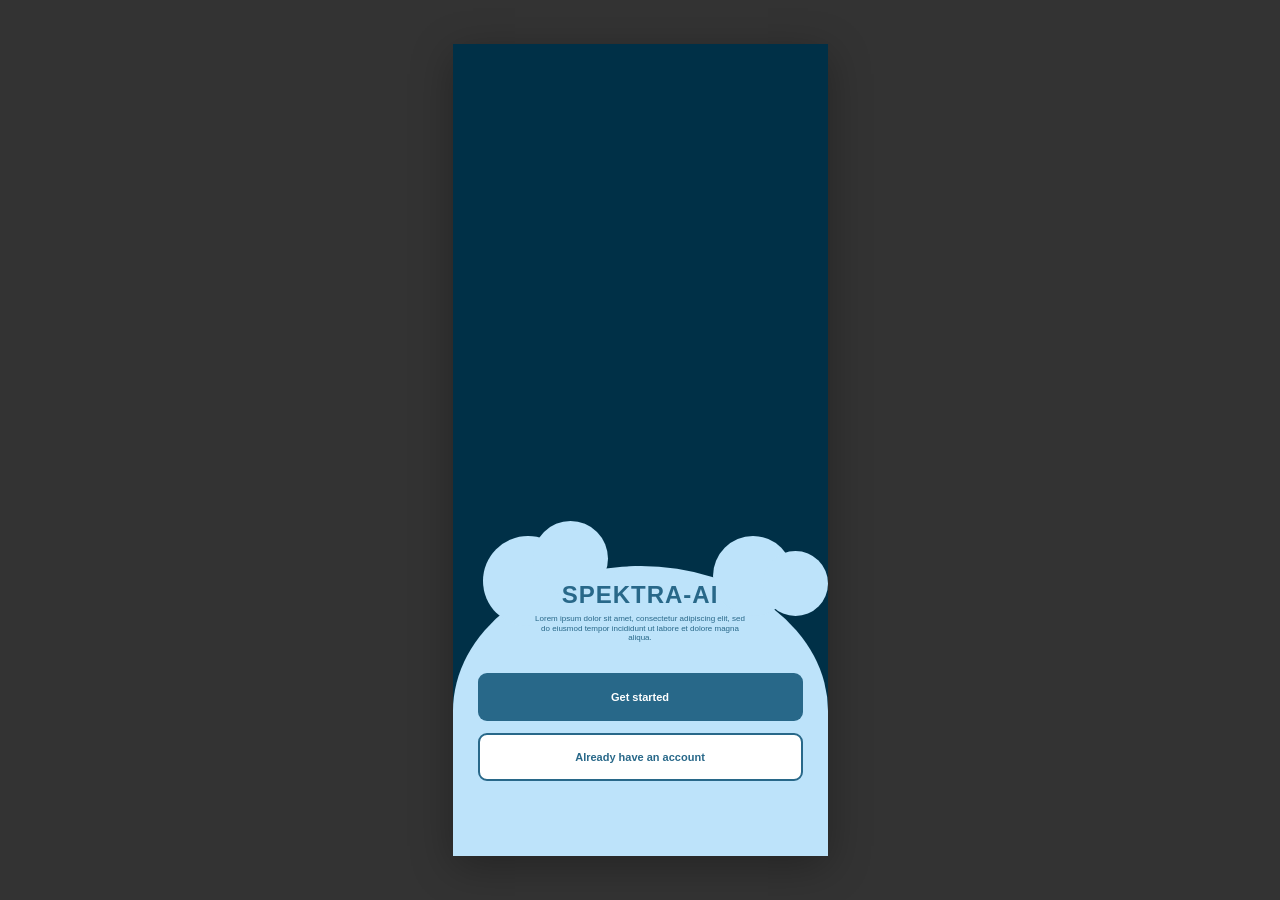
<file: index.html>
<!doctype html>
<html lang="en">
  <head>
    <meta charset="UTF-8" />
    <meta name="viewport" content="width=device-width, initial-scale=1.0" />
    <title>SPEKTRA-AI</title>

    <link rel="stylesheet" href="style.css" />
  </head>

  <body>
    <div class="phone">
      <!-- ================= GET STARTED ================= -->
      <section id="welcome" class="screen welcome-screen">
        <div class="cloud-area">
          <div class="cloud cloud-1"></div>
          <div class="cloud cloud-2"></div>
          <div class="cloud cloud-3"></div>
          <div class="cloud cloud-4"></div>
          <div class="cloud cloud-5"></div>
        </div>

        <div class="welcome-content">
          <h1>SPEKTRA-AI</h1>

          <p>
            Lorem ipsum dolor sit amet, consectetur adipiscing elit, sed do
            eiusmod tempor incididunt ut labore et dolore magna aliqua.
          </p>

          <button class="primary-btn" onclick="showLogin()">Get started</button>

          <button class="secondary-btn" onclick="showLogin()">
            Already have an account
          </button>
        </div>
      </section>

      <!-- ================= LOGIN ================= -->
      <section id="login" class="screen auth-screen hidden">
        <div class="cloud-area auth-cloud">
          <div class="cloud cloud-1"></div>
          <div class="cloud cloud-2"></div>
          <div class="cloud cloud-3"></div>
          <div class="cloud cloud-4"></div>
          <div class="cloud cloud-5"></div>
        </div>

        <div class="auth-content">
          <div class="form-group">
            <label for="loginEmail">E-mail</label>
            <input type="email" id="loginEmail" placeholder="admin@gmail.com" />
          </div>

          <div class="form-group">
            <label for="loginPassword">Password</label>
            <input type="password" id="loginPassword" placeholder="********" />
          </div>

          <button class="primary-btn auth-btn" onclick="login()">Log In</button>

          <div class="divider">
            <span></span>
            <p>Or continue with</p>
            <span></span>
          </div>

          <div class="social-login">
            <button onclick="socialLogin('Google')" class="social google">
              G
            </button>

            <button onclick="socialLogin('Facebook')" class="social facebook">
              f
            </button>

            <button onclick="socialLogin('Apple')" class="social apple">
              
            </button>
          </div>

          <div class="switch-auth">
            <p>Don't have an account?</p>

            <button onclick="showSignup()">Sign up &gt;</button>
          </div>
        </div>
      </section>

      <!-- ================= SIGN UP ================= -->
      <section id="signup" class="screen auth-screen hidden">
        <div class="cloud-area signup-cloud">
          <div class="cloud cloud-1"></div>
          <div class="cloud cloud-2"></div>
          <div class="cloud cloud-3"></div>
          <div class="cloud cloud-4"></div>
          <div class="cloud cloud-5"></div>
        </div>

        <div class="auth-content signup-content">
          <div class="form-group">
            <label for="username">Username</label>
            <input type="text" id="username" placeholder="fufufafa" />
          </div>

          <div class="form-group">
            <label for="signupEmail">E-mail</label>
            <input
              type="email"
              id="signupEmail"
              placeholder="admin@gmail.com"
            />
          </div>

          <div class="form-group">
            <label for="signupPassword">Password</label>
            <input type="password" id="signupPassword" placeholder="********" />
          </div>

          <div class="form-group">
            <label for="confirmPassword">Password</label>
            <input
              type="password"
              id="confirmPassword"
              placeholder="********"
            />
          </div>

          <button class="primary-btn auth-btn" onclick="signup()">
            Sign Up
          </button>

          <div class="divider">
            <span></span>
            <p>Or continue with</p>
            <span></span>
          </div>

          <div class="social-login">
            <button onclick="socialLogin('Google')" class="social google">
              G
            </button>

            <button onclick="socialLogin('Facebook')" class="social facebook">
              f
            </button>

            <button onclick="socialLogin('Apple')" class="social apple">
              
            </button>
          </div>

          <div class="switch-auth">
            <p>Already have an account?</p>

            <button class="primary-btn auth-btn" onclick="login()">
              Log In
            </button>
          </div>
        </div>
      </section>
    </div>

    <script src="script.js"></script>
  </body>
</html>
</file>
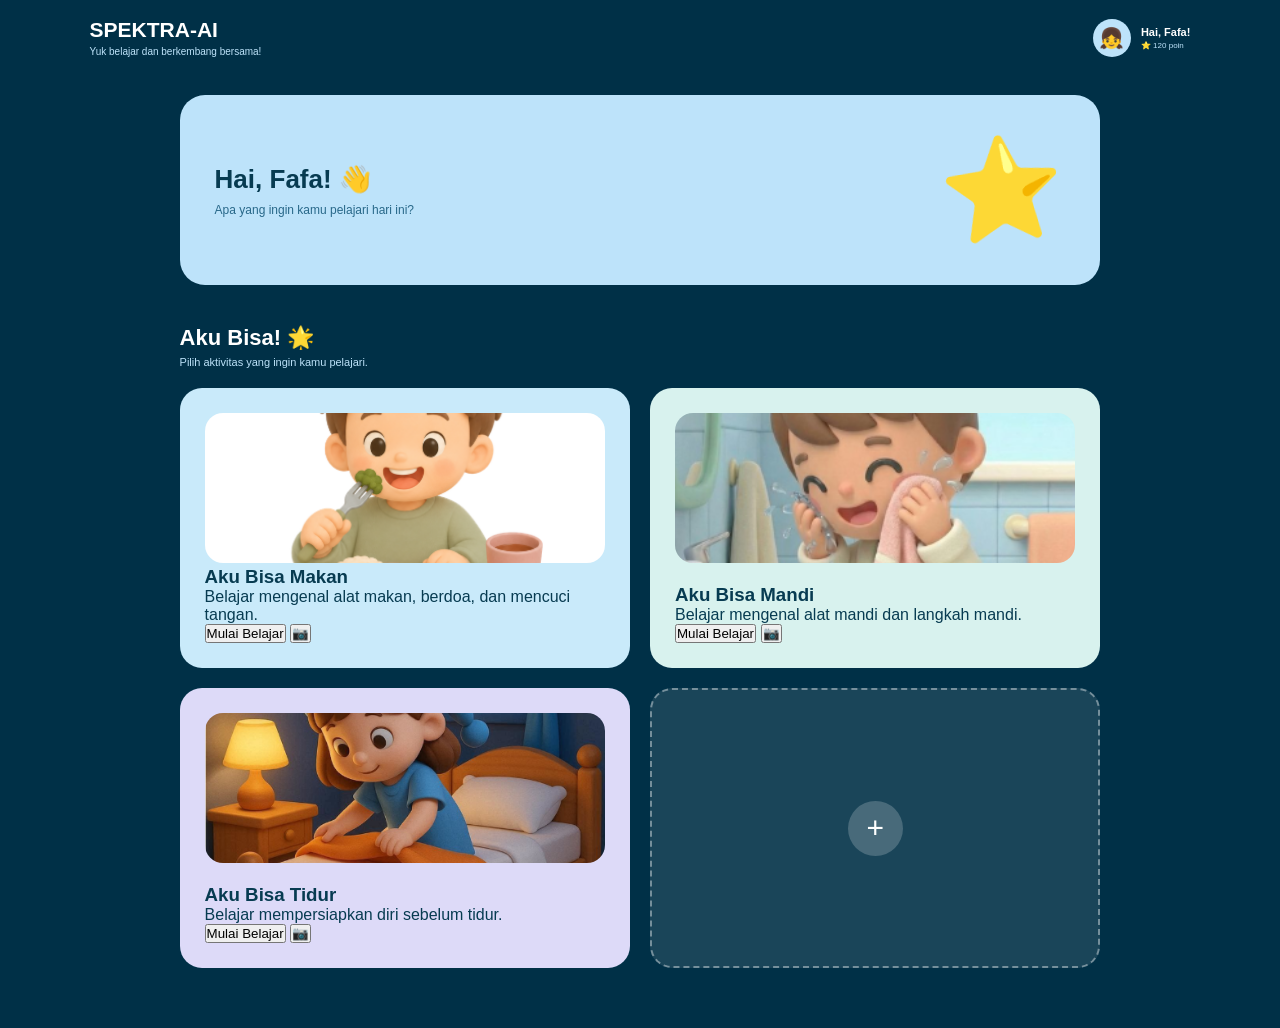
<file: dashboard.html>
<!doctype html>
<html lang="id">
  <head>
    <meta charset="UTF-8" />

    <meta name="viewport" content="width=device-width, initial-scale=1.0" />

    <title>SPEKTRA-AI Dashboard</title>

    <link rel="stylesheet" href="dashboard.css" />
  </head>

  <body>
    <div class="dashboard">
      <!-- ================= HEADER ================= -->

      <header class="dashboard-header">
        <div class="header-left">
          <h1>SPEKTRA-AI</h1>

          <p>Yuk belajar dan berkembang bersama!</p>
        </div>

        <div class="profile">
          <div class="profile-icon">👧</div>

          <div>
            <strong> Hai, Fafa! </strong>

            <span> ⭐ 120 poin </span>
          </div>
        </div>
      </header>

      <!-- ================= MAIN ================= -->

      <main>
        <section class="welcome">
          <div>
            <h2>Hai, Fafa! 👋</h2>

            <p>Apa yang ingin kamu pelajari hari ini?</p>
          </div>

          <div class="mascot">⭐</div>
        </section>

        <!-- ================= MODULE ================= -->

        <section class="modules">

    <h2>Aku Bisa! 🌟</h2>

    <p class="description">
        Pilih aktivitas yang ingin kamu pelajari.
    </p>

    <div class="module-grid">

        <!-- MAKAN -->
        <div class="module-card makan">

            <div class="module-illustration">
                <img src="images/makan.png" alt="Aku Bisa Makan">
            </div>

            <div class="module-info">

                <h3>Aku Bisa Makan</h3>

                <p>
                    Belajar mengenal alat makan,
                    berdoa, dan mencuci tangan.
                </p>

                <div class="module-actions">

                    <button
                        onclick="openMakan()"
                        class="learn-btn">
                        Mulai Belajar
                    </button>

                    <button
                        onclick="scanQR('makan')"
                        class="qr-btn">
                        📷
                    </button>

                </div>

            </div>

        </div>


        <!-- MANDI -->
        <div class="module-card mandi">

            <div class="module-illustration">
                <img src="images/mandi.png" alt="Aku Bisa Mandi">
            </div>

            <div class="module-info">

                <h3>Aku Bisa Mandi</h3>

                <p>
                    Belajar mengenal alat mandi
                    dan langkah mandi.
                </p>

                <div class="module-actions">

                    <button
                        onclick="openMandi()"
                        class="learn-btn">
                        Mulai Belajar
                    </button>

                    <button
                        onclick="scanQR('mandi')"
                        class="qr-btn">
                        📷
                    </button>

                </div>

            </div>

        </div>


        <!-- TIDUR -->
        <div class="module-card tidur">

            <div class="module-illustration">
                <img src="images/tidur.png" alt="Aku Bisa Tidur">
            </div>

            <div class="module-info">

                <h3>Aku Bisa Tidur</h3>

                <p>
                    Belajar mempersiapkan diri
                    sebelum tidur.
                </p>

                <div class="module-actions">

                    <button
                        onclick="openTidur()"
                        class="learn-btn">
                        Mulai Belajar
                    </button>

                    <button
                        onclick="scanQR('tidur')"
                        class="qr-btn">
                        📷
                    </button>

                </div>

            </div>

        </div>


        <!-- KOSONG -->
        <div class="module-card empty-card">

            <span>+</span>

        </div>

    </div>

</section>

 <!-- ==================================================
                    MODUL MAKAN
=================================================== -->

<div
    id="makanPage"
    class="page-overlay hidden"
>


    <div class="learning-container">


        <!-- HEADER -->

        <div class="learning-header">

            <button
                onclick="closePage()"
                class="back-btn"
            >
                ←
            </button>


            <div>

                <h2>
                    Aku Bisa Makan 🍽️
                </h2>

                <p>
                    Yuk belajar sebelum makan!
                </p>

            </div>


            <button
                onclick="scanQR('makan')"
                class="header-qr"
            >
                📷
            </button>

        </div>



        <!-- CONTENT -->

        <div class="learning-content">


            <div class="lesson-list">


                <!-- LESSON 1 -->

                <div
                    class="lesson active"
                    onclick="showLesson(1)"
                >

                    <div class="lesson-icon">
                        🥄
                    </div>

                    <div>

                        <h3>
                            Pengenalan Alat Makan
                        </h3>

                        <p>
                            Kenali alat-alat makan.
                        </p>

                    </div>

                    <span>
                        ▶
                    </span>

                </div>



                <!-- LESSON 2 -->

                <div
                    id="lessonCard2"
                    class="lesson locked"
                    onclick="showLesson(2)"
                >

                    <div class="lesson-icon">
                        🤲
                    </div>

                    <div>

                        <h3>
                            Doa Sebelum Makan
                        </h3>

                        <p>
                            Belajar berdoa sebelum makan.
                        </p>

                    </div>

                    <span>
                        🔒
                    </span>

                </div>



                <!-- LESSON 3 -->

                <div
                    id="lessonCard3"
                    class="lesson locked"
                    onclick="showLesson(3)"
                >

                    <div class="lesson-icon">
                        🧼
                    </div>

                    <div>

                        <h3>
                            Cuci Tangan
                        </h3>

                        <p>
                            Belajar mencuci tangan.
                        </p>

                    </div>

                    <span>
                        🔒
                    </span>

                </div>



                <!-- LATIHAN -->

                <div
                    id="lessonCard4"
                    class="lesson exercise locked"
                    onclick="showLesson(4)"
                >

                    <div class="lesson-icon">
                        ⭐
                    </div>

                    <div>

                        <h3>
                            Latihan
                        </h3>

                        <p>
                            Yuk coba apa yang sudah dipelajari!
                        </p>

                    </div>

                    <span>
                        🔒
                    </span>

                </div>

            </div>



            <!-- ================= MATERI ================= -->

            <div class="lesson-content">


                <!-- ALAT MAKAN -->

                <div
                    id="lesson1"
                    class="material active-material"
                >

                    <div class="material-icon">
                        🥄
                    </div>


                    <h2>
                        Pengenalan Alat Makan
                    </h2>


                    <p>
                        Yuk kenali alat-alat yang
                        biasa digunakan saat makan!
                    </p>


                    <div class="food-tools">


                        <div>
                            <span>🥄</span>

                            <strong>
                                Sendok
                            </strong>

                            <small>
                                Untuk mengambil makanan.
                            </small>
                        </div>


                        <div>
                            <span>🍴</span>

                            <strong>
                                Garpu
                            </strong>

                            <small>
                                Untuk mengambil makanan.
                            </small>
                        </div>


                        <div>
                            <span>🥣</span>

                            <strong>
                                Mangkuk
                            </strong>

                            <small>
                                Tempat makanan.
                            </small>
                        </div>


                        <div>
                            <span>🥛</span>

                            <strong>
                                Gelas
                            </strong>

                            <small>
                                Tempat minum.
                            </small>
                        </div>


                    </div>


                    <button
                        onclick="completeLesson(1)"
                        class="next-btn"
                    >
                        Sudah Mengerti →
                    </button>

                </div>



                <!-- DOA -->

                <div
                    id="lesson2"
                    class="material"
                >

                    <div class="material-icon">
                        🤲
                    </div>


                    <h2>
                        Doa Sebelum Makan
                    </h2>


                    <p>
                        Sebelum makan, jangan lupa
                        berdoa terlebih dahulu.
                    </p>


                    <div class="doa">

                        <div>
                            بِسْمِ اللَّهِ
                        </div>

                        <small>
                            "Dengan menyebut nama Allah."
                        </small>

                    </div>


                    <button
                        onclick="completeLesson(2)"
                        class="next-btn"
                    >
                        Sudah Mengerti →
                    </button>

                </div>



                <!-- CUCI TANGAN -->

                <div
                    id="lesson3"
                    class="material"
                >

                    <div class="material-icon">
                        🧼
                    </div>


                    <h2>
                        Cuci Tangan
                    </h2>


                    <p>
                        Cuci tangan sebelum makan
                        agar tangan kita bersih.
                    </p>


                    <div class="hand-steps">

                        <div>
                            <b>1</b>
                            Basahi tangan
                        </div>

                        <div>
                            <b>2</b>
                            Gunakan sabun
                        </div>

                        <div>
                            <b>3</b>
                            Gosok tangan
                        </div>

                        <div>
                            <b>4</b>
                            Bilas dan keringkan
                        </div>

                    </div>


                    <button
                        onclick="completeLesson(3)"
                        class="next-btn"
                    >
                        Sudah Mengerti →
                    </button>

                </div>



                <!-- LATIHAN -->

                <div
                    id="lesson4"
                    class="material"
                >

                    <div class="material-icon">
                        ⭐
                    </div>


                    <h2>
                        Yuk Berlatih!
                    </h2>


                    <p>
                        Mana yang digunakan untuk makan?
                    </p>


                    <div class="quiz">


                        <button
                            onclick="answer(false)"
                        >
                            🧸
                            <small>
                                Boneka
                            </small>
                        </button>


                        <button
                            onclick="answer(true)"
                        >
                            🥄
                            <small>
                                Sendok
                            </small>
                        </button>


                        <button
                            onclick="answer(false)"
                        >
                            🚗
                            <small>
                                Mobil
                            </small>
                        </button>


                        <button
                            onclick="answer(false)"
                        >
                            ⚽
                            <small>
                                Bola
                            </small>
                        </button>


                    </div>


                    <p
                        id="answerMessage"
                        class="answer-message"
                    ></p>

                </div>


            </div>

        </div>

    </div>

</div>



<!-- ================= QR MODAL ================= -->

<div
    id="qrModal"
    class="qr-modal hidden"
>

    <div class="qr-box">

        <button
            onclick="closeQR()"
            class="close-qr"
        >
            ×
        </button>


        <div class="qr-icon">
            📷
        </div>


        <h2>
            Scan QR Code
        </h2>


        <p id="qrModule">
            Arahkan kamera ke QR Code.
        </p>


        <div class="camera">

            <div class="scan-line"></div>

            <span>
                QR
            </span>

        </div>


        <button
            onclick="startScanner()"
            class="scan-btn"
        >
            Mulai Scan
        </button>

    </div>

</div>



<script src="dashboard.js"></script>

</body>

</html>
</file>
<file: style.css>
* {
  margin: 0;
  padding: 0;
  box-sizing: border-box;
}

body {
  min-height: 100vh;
  display: flex;
  justify-content: center;
  align-items: center;

  background: #333333;

  font-family: Arial, Helvetica, sans-serif;
}

/* ================= PHONE ================= */

.phone {
  width: 375px;
  height: 812px;

  position: relative;
  overflow: hidden;

  background: #003047;

  box-shadow: 0 10px 40px rgba(0, 0, 0, 0.3);
}

/* ================= SCREEN ================= */

.screen {
  position: absolute;

  width: 100%;
  height: 100%;

  overflow: hidden;

  background: #003047;

  transition: 0.3s ease;
}

.hidden {
  display: none;
}

/* ================= CLOUD ================= */

.cloud-area {
  position: absolute;

  left: 0;
  bottom: 0;

  width: 100%;
  height: 290px;

  background: #bde3fa;

  border-radius: 50% 50% 0 0;
}

/* membuat bentuk awan */

.cloud {
  position: absolute;

  background: #bde3fa;

  border-radius: 50%;
}

/* Welcome */

.welcome-screen .cloud-area {
  height: 290px;
}

.welcome-screen .cloud-1 {
  width: 90px;
  height: 90px;
  left: 30px;
  top: -30px;
}

.welcome-screen .cloud-2 {
  width: 75px;
  height: 75px;
  left: 80px;
  top: -45px;
}

.welcome-screen .cloud-3 {
  width: 80px;
  height: 80px;
  right: 35px;
  top: -30px;
}

.welcome-screen .cloud-4 {
  width: 65px;
  height: 65px;
  right: 0;
  top: -15px;
}

.welcome-screen .cloud-5 {
  width: 75px;
  height: 75px;
  left: 145px;
  top: 0;
}

/* Login */

.auth-cloud {
  height: 480px;
  bottom: 0;
}

.auth-cloud .cloud-1 {
  width: 75px;
  height: 75px;
  left: -20px;
  top: -15px;
}

.auth-cloud .cloud-2 {
  width: 85px;
  height: 85px;
  left: 30px;
  top: -55px;
}

.auth-cloud .cloud-3 {
  width: 70px;
  height: 70px;
  left: 100px;
  top: -35px;
}

.auth-cloud .cloud-4 {
  width: 85px;
  height: 85px;
  right: 30px;
  top: -25px;
}

.auth-cloud .cloud-5 {
  width: 70px;
  height: 70px;
  right: -10px;
  top: -10px;
}

/* Signup */

.signup-cloud {
  height: 620px;
}

.signup-cloud .cloud-1 {
  width: 90px;
  height: 90px;
  left: 0;
  top: -30px;
}

.signup-cloud .cloud-2 {
  width: 90px;
  height: 90px;
  left: 40px;
  top: -70px;
}

.signup-cloud .cloud-3 {
  width: 80px;
  height: 80px;
  left: 120px;
  top: -40px;
}

.signup-cloud .cloud-4 {
  width: 80px;
  height: 80px;
  right: 30px;
  top: -25px;
}

.signup-cloud .cloud-5 {
  width: 70px;
  height: 70px;
  right: -5px;
  top: -10px;
}

/* ================= WELCOME CONTENT ================= */

.welcome-content {
  position: absolute;

  width: 100%;

  left: 0;
  bottom: 75px;

  padding: 0 25px;

  text-align: center;
}

.welcome-content h1 {
  color: #286889;

  font-size: 24px;
  font-weight: 800;

  letter-spacing: 1px;

  margin-bottom: 5px;
}

.welcome-content p {
  color: #286889;

  font-size: 8px;
  line-height: 1.2;

  max-width: 210px;

  margin: 0 auto 30px;
}

/* ================= BUTTON ================= */

.primary-btn,
.secondary-btn {
  width: 100%;

  height: 48px;

  border-radius: 9px;

  font-size: 11px;
  font-weight: bold;

  cursor: pointer;

  transition: 0.2s;
}

.primary-btn {
  border: none;

  background: #286889;
  color: white;
}

.primary-btn:hover {
  background: #205873;
}

.secondary-btn {
  margin-top: 12px;

  background: white;

  border: 2px solid #286889;

  color: #286889;
}

.secondary-btn:hover {
  background: #f1f8fc;
}

/* ================= AUTH CONTENT ================= */

.auth-content {
  position: absolute;

  width: calc(100% - 50px);

  left: 25px;
  bottom: 38px;

  z-index: 5;
}

/* ================= FORM ================= */

.form-group {
  margin-bottom: 13px;
}

.form-group label {
  display: block;

  margin-bottom: 5px;

  color: #073b51;

  font-size: 9px;
}

.form-group input {
  width: 100%;

  height: 33px;

  padding: 0 12px;

  border: 2px solid #286889;

  border-radius: 6px;

  outline: none;

  background: white;

  font-size: 9px;

  color: #333;
}

.form-group input:focus {
  border-color: #174e69;
}

.form-group input::placeholder {
  color: #9aaeb7;
}

/* ================= AUTH BUTTON ================= */

.auth-btn {
  height: 34px;

  margin-top: 3px;

  font-size: 11px;
}

/* ================= DIVIDER ================= */

.divider {
  display: flex;

  align-items: center;

  gap: 8px;

  margin: 13px 0;
}

.divider span {
  flex: 1;

  height: 1px;

  background: #8eb7c9;
}

.divider p {
  color: #6c8b99;

  font-size: 8px;
}

/* ================= SOCIAL ================= */

.social-login {
  display: flex;

  justify-content: center;

  gap: 18px;
}

.social {
  width: 25px;
  height: 25px;

  border: none;

  background: transparent;

  border-radius: 50%;

  cursor: pointer;

  font-weight: bold;

  font-size: 20px;
}

.google {
  color: #4285f4;
}

.facebook {
  color: #1877f2;
}

.apple {
  color: #000;
}

/* ================= SWITCH ================= */

.switch-auth {
  margin-top: 22px;

  text-align: center;
}

.switch-auth p {
  color: #7593a1;

  font-size: 9px;

  margin-bottom: 5px;
}

.switch-auth button {
  border: none;

  background: transparent;

  color: #073b51;

  font-size: 9px;

  font-weight: bold;

  cursor: pointer;
}

/* ================= SIGNUP ================= */

.signup-content {
  bottom: 35px;
}

.signup-content .form-group {
  margin-bottom: 10px;
}

.signup-content .switch-auth {
  margin-top: 17px;
}
</file>
<file: dashboard.css>
* {
  margin: 0;
  padding: 0;
  box-sizing: border-box;
}

body {
  font-family: Arial, sans-serif;

  background: #003047;

  color: #073b51;
}

/* =========================
   DASHBOARD
========================= */

.dashboard {
  min-height: 100vh;

  background: #003047;
}

.dashboard-header {
  height: 75px;

  display: flex;

  justify-content: space-between;

  align-items: center;

  padding: 0 7%;

  color: white;
}

.header-left h1 {
  font-size: 21px;
}

.header-left p {
  margin-top: 4px;

  font-size: 10px;

  color: #bde3fa;
}

.profile {
  display: flex;

  align-items: center;

  gap: 10px;
}

.profile-icon {
  width: 38px;
  height: 38px;

  display: flex;

  align-items: center;

  justify-content: center;

  background: #bde3fa;

  border-radius: 50%;

  font-size: 20px;
}

.profile strong {
  display: block;

  font-size: 11px;
}

.profile span {
  display: block;

  margin-top: 3px;

  color: #bde3fa;

  font-size: 8px;
}

/* =========================
   MAIN
========================= */

main {
  max-width: 1100px;

  margin: auto;

  padding: 20px 7% 60px;
}

.welcome {
  min-height: 190px;

  display: flex;

  align-items: center;

  justify-content: space-between;

  padding: 35px;

  border-radius: 25px;

  background: #bde3fa;

  overflow: hidden;
}

.welcome h2 {
  font-size: 26px;
}

.welcome p {
  margin-top: 8px;

  color: #286889;

  font-size: 12px;
}

.mascot {
  font-size: 100px;

  transform: rotate(-5deg);
}

/* =========================
   MODULE
========================= */

.modules {
  margin-top: 40px;
}

.modules > h2 {
  color: white;
  font-size: 22px;
}

.description {
  margin-top: 5px;
  color: #bde3fa;
  font-size: 11px;
}

/* GRID 2 x 2 */

.module-grid {
  display: grid;

  grid-template-columns: repeat(2, 1fr);

  gap: 20px;

  margin-top: 20px;
}

/* CARD */

.module-card {
  min-height: 280px;

  padding: 25px;

  border-radius: 22px;

  display: flex;

  flex-direction: column;

  justify-content: space-between;

  transition: 0.2s;

  cursor: pointer;
}

.module-card:hover {
  transform: translateY(-4px);
}

/* WARNA */

.makan {
  background: #c9eafa;
}

.mandi {
  background: #d8f2ee;
}

.tidur {
  background: #dddaf8;
}

/* ICON */

.module-illustration {
  width: 100%;
  height: 150px;

  display: flex;
  align-items: center;
  justify-content: center;

  overflow: hidden;

  border-radius: 18px;

  background: rgba(255, 255, 255, 0.45);
}

.module-illustration img {
  width: 100%;
  height: 100%;

  object-fit: cover;

  display: block;
}

/* CARD KOSONG */

.empty-card {
  align-items: center;

  justify-content: center;

  border: 2px dashed rgba(255, 255, 255, 0.4);

  background: rgba(255, 255, 255, 0.1);

  cursor: default;
}

.empty-card:hover {
  transform: none;
}

.empty-card span {
  width: 55px;
  height: 55px;

  display: flex;

  align-items: center;

  justify-content: center;

  border-radius: 50%;

  background: rgba(255, 255, 255, 0.2);

  color: white;

  font-size: 30px;
}
/* =========================
   LEARNING PAGE
========================= */

.page-overlay {
  position: fixed;

  inset: 0;

  z-index: 20;

  background: #f4f8fa;

  overflow-y: auto;
}

.hidden {
  display: none !important;
}

.learning-container {
  min-height: 100vh;
}

.learning-header {
  height: 80px;

  display: flex;

  align-items: center;

  gap: 15px;

  padding: 0 6%;

  color: white;

  background: #003047;
}

.back-btn {
  width: 40px;
  height: 40px;

  border: none;

  border-radius: 50%;

  background: #286889;

  color: white;

  cursor: pointer;

  font-size: 20px;
}

.learning-header h2 {
  font-size: 18px;
}

.learning-header p {
  margin-top: 3px;

  color: #bde3fa;

  font-size: 9px;
}

.header-qr {
  width: 42px;
  height: 42px;

  margin-left: auto;

  border: none;

  border-radius: 8px;

  background: white;

  cursor: pointer;

  font-size: 18px;
}

.learning-content {
  display: grid;

  grid-template-columns: 330px 1fr;

  min-height: calc(100vh - 80px);
}

/* =========================
   LESSON LIST
========================= */

.lesson-list {
  padding: 25px;

  background: #e9f1f5;
}

.lesson {
  display: flex;

  align-items: center;

  gap: 12px;

  padding: 15px;

  margin-bottom: 12px;

  border-radius: 13px;

  background: white;

  cursor: pointer;

  border: 2px solid transparent;
}

.lesson.active {
  border-color: #286889;
}

.lesson.locked {
  opacity: 0.55;
}

.lesson.exercise {
  background: #fff4c7;
}

.lesson-icon {
  width: 45px;
  height: 45px;

  display: flex;

  align-items: center;

  justify-content: center;

  flex-shrink: 0;

  border-radius: 10px;

  background: #c9eafa;

  font-size: 23px;
}

.lesson h3 {
  font-size: 11px;
}

.lesson p {
  margin-top: 4px;

  color: #78909c;

  font-size: 8px;
}

.lesson > span {
  margin-left: auto;
}

/* =========================
   MATERIAL
========================= */

.lesson-content {
  display: flex;

  align-items: center;

  justify-content: center;

  padding: 50px;
}

.material {
  display: none;

  width: 100%;

  max-width: 650px;

  text-align: center;
}

.active-material {
  display: block;
}

.material-icon {
  width: 100px;
  height: 100px;

  margin: auto;

  display: flex;

  align-items: center;

  justify-content: center;

  border-radius: 50%;

  background: #c9eafa;

  font-size: 50px;
}

.material h2 {
  margin-top: 20px;

  font-size: 24px;
}

.material > p {
  margin-top: 8px;

  margin-bottom: 25px;

  color: #78909c;

  font-size: 11px;
}

/* FOOD */

.food-tools {
  display: grid;

  grid-template-columns: repeat(4, 1fr);

  gap: 12px;

  margin-bottom: 25px;
}

.food-tools > div {
  padding: 15px;

  border-radius: 12px;

  background: white;
}

.food-tools span {
  display: block;

  font-size: 35px;

  margin-bottom: 8px;
}

.food-tools strong {
  display: block;

  font-size: 10px;
}

.food-tools small {
  display: block;

  margin-top: 5px;

  color: #78909c;

  font-size: 7px;
}

/* DOA */

.doa {
  padding: 30px;

  margin-bottom: 25px;

  border-radius: 15px;

  background: white;
}

.doa div {
  font-size: 28px;
}

.doa small {
  display: block;

  margin-top: 10px;

  color: #78909c;
}

/* HAND */

.hand-steps {
  display: grid;

  grid-template-columns: repeat(2, 1fr);

  gap: 12px;

  margin-bottom: 25px;
}

.hand-steps div {
  padding: 15px;

  border-radius: 10px;

  background: white;

  font-size: 10px;

  text-align: left;
}

.hand-steps b {
  display: inline-flex;

  align-items: center;

  justify-content: center;

  width: 25px;
  height: 25px;

  margin-right: 7px;

  border-radius: 50%;

  background: #bde3fa;
}

/* BUTTON */

.next-btn {
  padding: 13px 30px;

  border: none;

  border-radius: 8px;

  background: #286889;

  color: white;

  cursor: pointer;

  font-size: 10px;

  font-weight: bold;
}

/* QUIZ */

.quiz {
  display: grid;

  grid-template-columns: repeat(2, 1fr);

  gap: 15px;
}

.quiz button {
  min-height: 100px;

  border: 2px solid transparent;

  border-radius: 15px;

  background: white;

  cursor: pointer;

  font-size: 35px;
}

.quiz button:hover {
  border-color: #286889;
}

.quiz small {
  display: block;

  margin-top: 5px;

  color: #073b51;

  font-size: 10px;
}

.answer-message {
  font-weight: bold;
}

/* =========================
   QR MODAL
========================= */

.qr-modal {
  position: fixed;

  inset: 0;

  z-index: 100;

  display: flex;

  align-items: center;

  justify-content: center;

  padding: 20px;

  background: rgba(0, 30, 45, 0.75);
}

.qr-box {
  width: 100%;

  max-width: 350px;

  position: relative;

  padding: 30px;

  border-radius: 20px;

  background: white;

  text-align: center;
}

.close-qr {
  position: absolute;

  right: 15px;
  top: 15px;

  width: 30px;
  height: 30px;

  border: none;

  border-radius: 50%;

  background: #edf4f7;

  cursor: pointer;

  font-size: 18px;
}

.qr-icon {
  font-size: 45px;
}

.qr-box h2 {
  margin-top: 10px;

  font-size: 20px;
}

.qr-box p {
  margin-top: 5px;

  color: #78909c;

  font-size: 10px;
}

.camera {
  height: 220px;

  margin-top: 20px;

  display: flex;

  align-items: center;

  justify-content: center;

  position: relative;

  overflow: hidden;

  border-radius: 15px;

  background: #003047;

  color: white;

  font-size: 35px;
}

.scan-line {
  position: absolute;

  width: 80%;

  height: 2px;

  background: #bde3fa;

  animation: scan 2s infinite;
}

@keyframes scan {
  0% {
    top: 20%;
  }

  50% {
    top: 80%;
  }

  100% {
    top: 20%;
  }
}

.scan-btn {
  width: 100%;

  margin-top: 15px;

  padding: 12px;

  border: none;

  border-radius: 8px;

  background: #286889;

  color: white;

  cursor: pointer;

  font-weight: bold;
}

/* =========================
   RESPONSIVE
========================= */

@media (max-width: 600px) {
  .module-grid {
    grid-template-columns: 1fr 1fr;
    gap: 10px;
  }

  .module-card {
    min-height: 230px;
    padding: 15px;
  }

  .module-illustration {
    width: 60px;
    height: 60px;
    font-size: 32px;
  }

  .module-info h3 {
    font-size: 14px;
  }

  .module-info p {
    font-size: 9px;
  }

  .learn-btn {
    padding: 8px 10px;
    font-size: 8px;
  }
}
</file>
